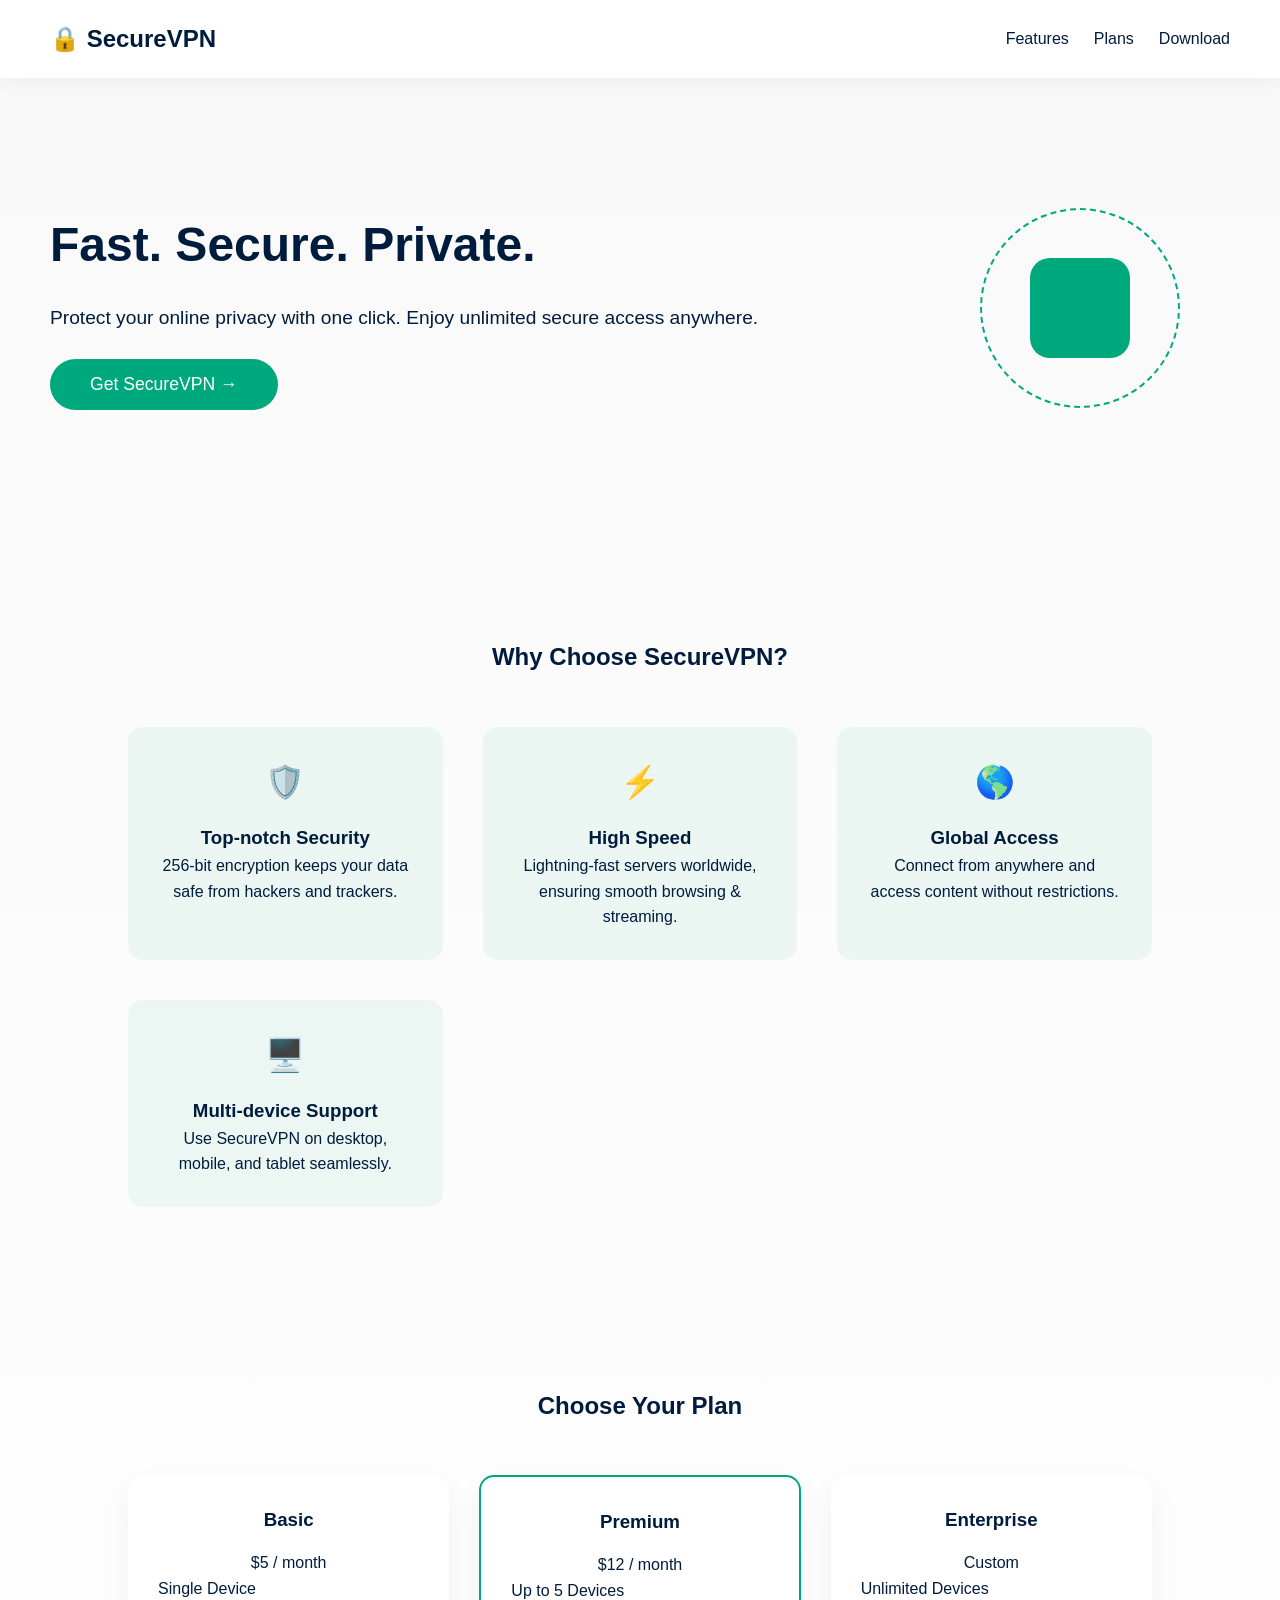
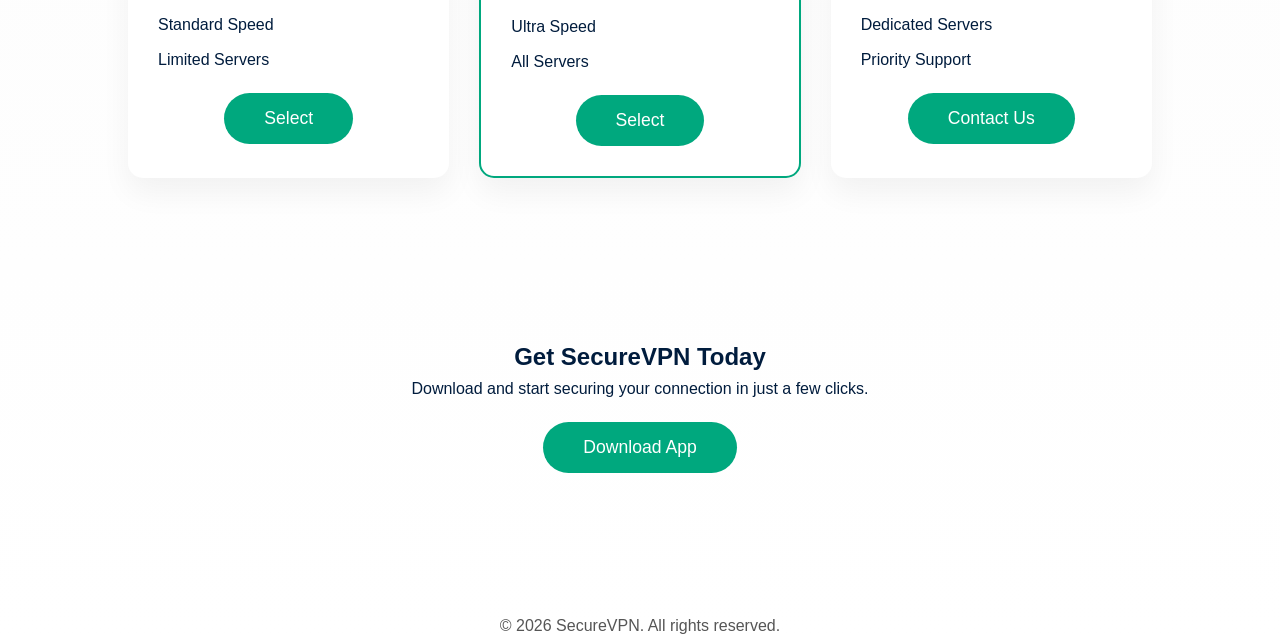
<file: task 1/index.html>
<!DOCTYPE html>
<html lang="en">
<head>
  <meta charset="UTF-8">
  <meta name="viewport" content="width=device-width, initial-scale=1.0">
  <title>SecureVPN | Task 1 Landing Page</title>
  <link rel="stylesheet" href="style.css">
</head>
<body>



  <!-- Navigation -->
  <header>
    <nav>
      <div class="logo">🔒 SecureVPN</div>
      <ul class="nav-links">
        <li><a href="#features">Features</a></li>
        <li><a href="#plans">Plans</a></li>
        <li><a href="#download">Download</a></li>
      </ul>
    </nav>

    <!-- Hero Section -->
    <div class="hero">
      <div class="hero-text">
        <h1>Fast. Secure. Private.</h1>
        <p>Protect your online privacy with one click. Enjoy unlimited secure access anywhere.</p>
        <button class="cta-btn">Get SecureVPN →</button>
      </div>
      <div class="hero-animation">
        <div class="vpn-device"></div>
        <div class="vpn-wave"></div>
      </div>
    </div>
  </header>

  <!-- Features Section -->
  <section id="features">
    <h2>Why Choose SecureVPN?</h2>
    <div class="features-grid">
      <div class="feature-card">
        <div class="icon">🛡️</div>
        <h3>Top-notch Security</h3>
        <p>256-bit encryption keeps your data safe from hackers and trackers.</p>
      </div>
      <div class="feature-card">
        <div class="icon">⚡</div>
        <h3>High Speed</h3>
        <p>Lightning-fast servers worldwide, ensuring smooth browsing & streaming.</p>
      </div>
      <div class="feature-card">
        <div class="icon">🌎</div>
        <h3>Global Access</h3>
        <p>Connect from anywhere and access content without restrictions.</p>
      </div>
      <div class="feature-card">
        <div class="icon">🖥️</div>
        <h3>Multi-device Support</h3>
        <p>Use SecureVPN on desktop, mobile, and tablet seamlessly.</p>
      </div>
    </div>
  </section>

  <!-- Plans Section -->
  <section id="plans">
    <h2>Choose Your Plan</h2>
    <div class="plans-grid">
      <div class="plan-card">
        <h3>Basic</h3>
        <p>$5 / month</p>
        <ul>
          <li>Single Device</li>
          <li>Standard Speed</li>
          <li>Limited Servers</li>
        </ul>
        <button class="cta-btn">Select</button>
      </div>
      <div class="plan-card premium">
        <h3>Premium</h3>
        <p>$12 / month</p>
        <ul>
          <li>Up to 5 Devices</li>
          <li>Ultra Speed</li>
          <li>All Servers</li>
        </ul>
        <button class="cta-btn">Select</button>
      </div>
      <div class="plan-card">
        <h3>Enterprise</h3>
        <p>Custom</p>
        <ul>
          <li>Unlimited Devices</li>
          <li>Dedicated Servers</li>
          <li>Priority Support</li>
        </ul>
        <button class="cta-btn">Contact Us</button>
      </div>
    </div>
  </section>

  <!-- Download Section -->
  <section id="download">
    <h2>Get SecureVPN Today</h2>
    <p>Download and start securing your connection in just a few clicks.</p>
    <button class="cta-btn">Download App</button>
  </section>

  <!-- Footer -->
  <footer>
    <p>&copy; 2026 SecureVPN. All rights reserved.</p>
  </footer>

</body>
</html>
</file>
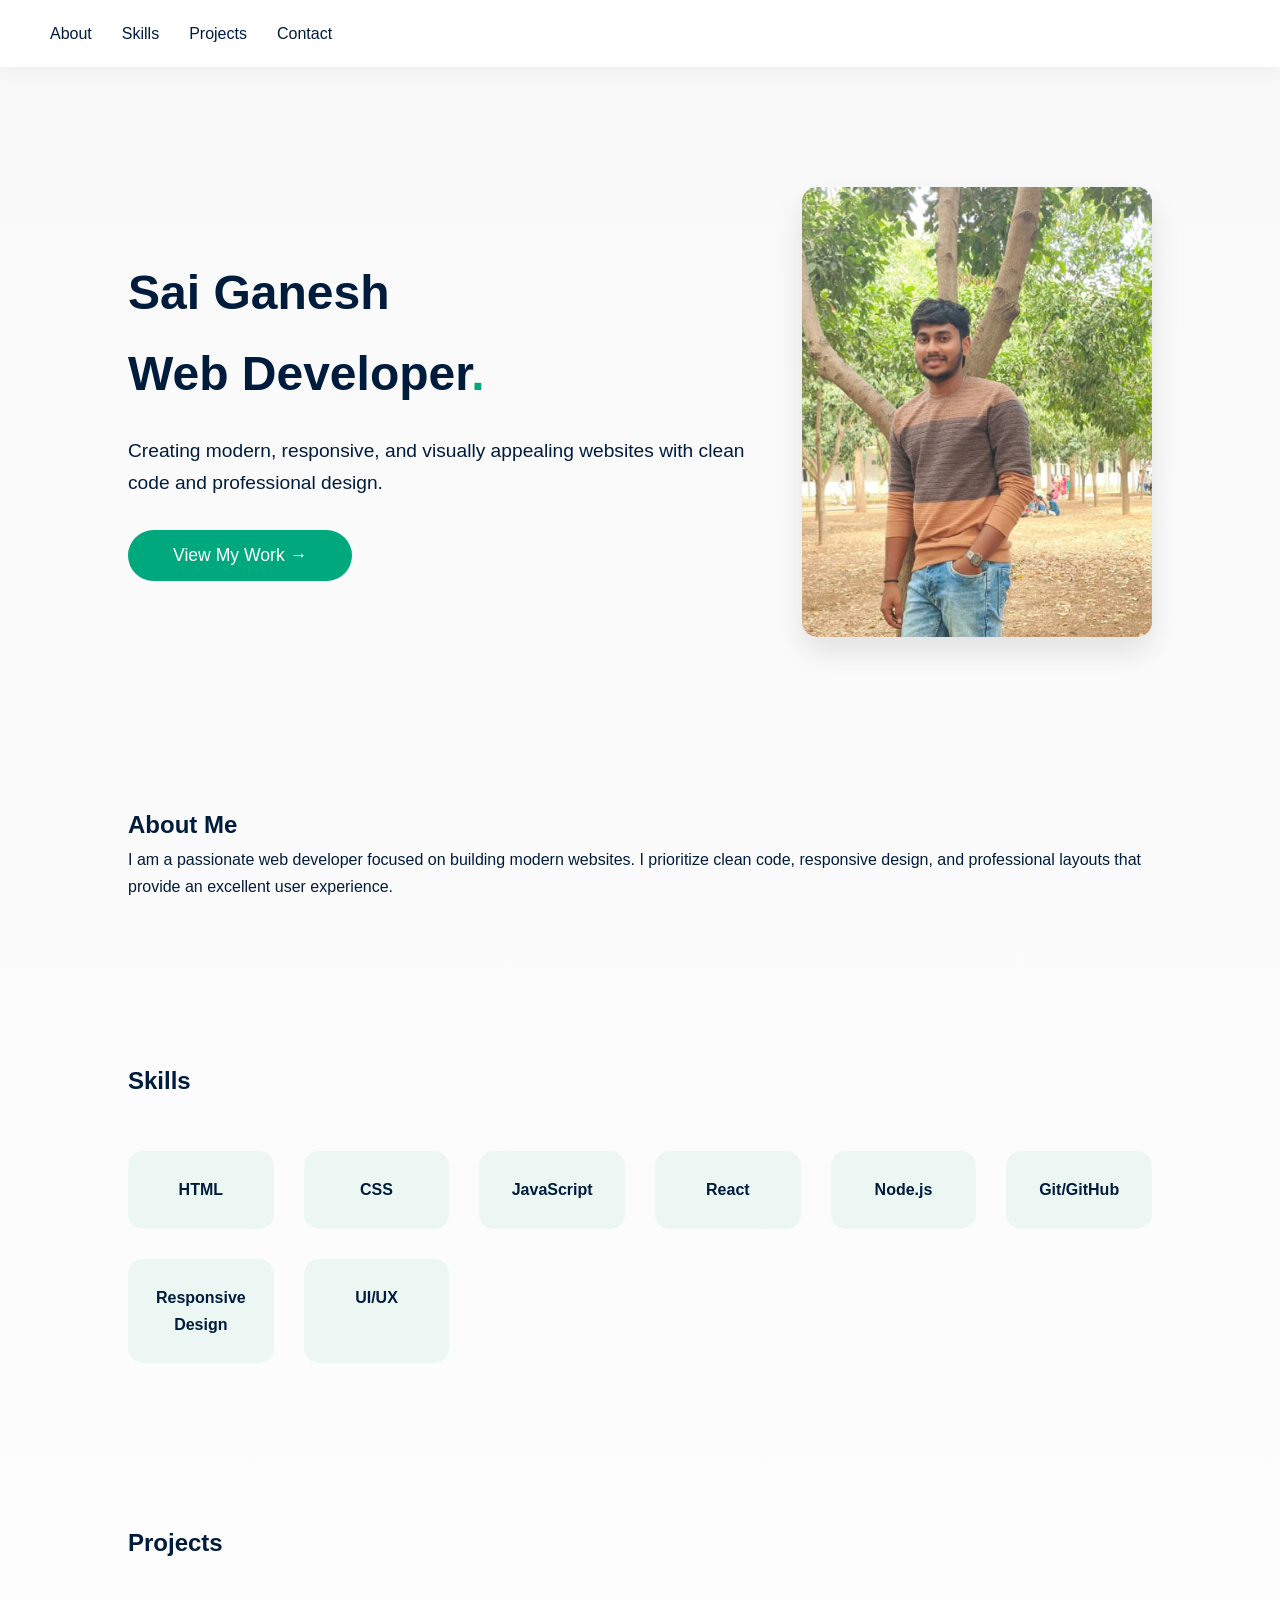
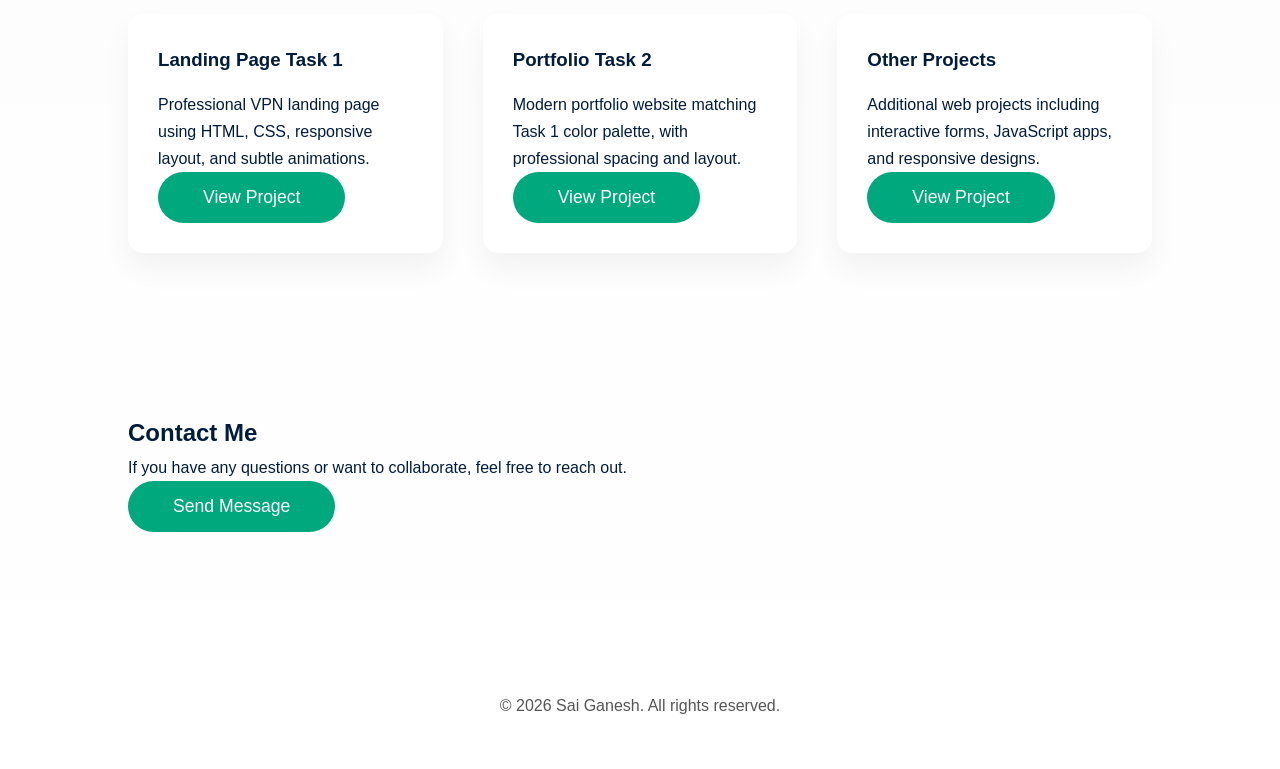
<file: task 2/index.html>
<!DOCTYPE html>
<html lang="en">
<head>
  <meta charset="UTF-8">
  <meta name="viewport" content="width=device-width, initial-scale=1.0">
  <title>Portfolio | Task 2</title>
  <link rel="stylesheet" href="style.css">
</head>
<body>

  <!-- Navigation -->
  <header>
    <nav>
      <ul class="nav-links">
        <li><a href="#about">About</a></li>
        <li><a href="#skills">Skills</a></li>
        <li><a href="#projects">Projects</a></li>
        <li><a href="#contact">Contact</a></li>
      </ul>
    </nav>

    <!-- Hero Section -->
    <div class="hero">
      <div class="hero-text">
        <h1>Sai Ganesh<br>Web Developer<span>.</span></h1>
        <p>Creating modern, responsive, and visually appealing websites with clean code and professional design.</p>
        <button class="cta-btn">View My Work →</button>
      </div>
      <div class="hero-image">
  <img src="profile.png" alt="Sai Ganesh">
      </div>
    </div>
  </header>

  <!-- About Section -->
  <section id="about" class="section-padding">
    <h2>About Me</h2>
    <p>I am a passionate web developer focused on building modern websites. I prioritize clean code, responsive design, and professional layouts that provide an excellent user experience.</p>
  </section>

  <!-- Skills Section -->
  <section id="skills" class="section-padding">
    <h2>Skills</h2>
    <div class="skills-grid">
      <div class="skill-card">HTML</div>
      <div class="skill-card">CSS</div>
      <div class="skill-card">JavaScript</div>
      <div class="skill-card">React</div>
      <div class="skill-card">Node.js</div>
      <div class="skill-card">Git/GitHub</div>
      <div class="skill-card">Responsive Design</div>
      <div class="skill-card">UI/UX</div>
    </div>
  </section>

  <!-- Projects Section -->
  <section id="projects" class="section-padding">
    <h2>Projects</h2>
    <div class="projects-grid">
      <div class="project-card">
        <h3>Landing Page Task 1</h3>
        <p>Professional VPN landing page using HTML, CSS, responsive layout, and subtle animations.</p>
        <button class="cta-btn">View Project</button>
      </div>
      <div class="project-card">
        <h3>Portfolio Task 2</h3>
        <p>Modern portfolio website matching Task 1 color palette, with professional spacing and layout.</p>
        <button class="cta-btn">View Project</button>
      </div>
      <div class="project-card">
        <h3>Other Projects</h3>
        <p>Additional web projects including interactive forms, JavaScript apps, and responsive designs.</p>
        <button class="cta-btn">View Project</button>
      </div>
    </div>
  </section>

  <!-- Contact Section -->
  <section id="contact" class="section-padding">
    <h2>Contact Me</h2>
    <p>If you have any questions or want to collaborate, feel free to reach out.</p>
    <button class="cta-btn">Send Message</button>
  </section>

  <!-- Footer -->
  <footer>
    <p>&copy; 2026 Sai Ganesh. All rights reserved.</p>
  </footer>

</body>
</html>
</file>
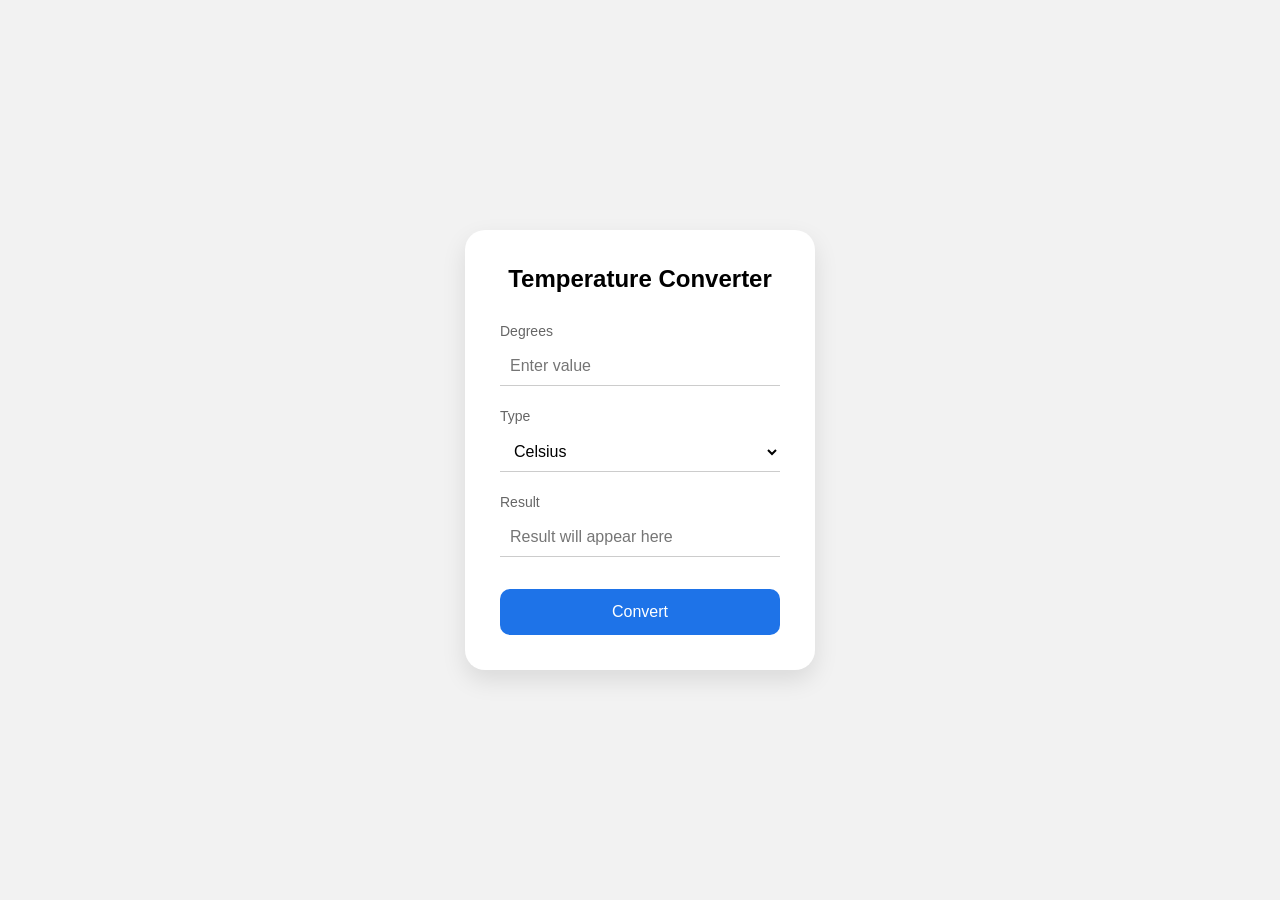
<file: task 3/index.html>
<!DOCTYPE html>
<html lang="en">
<head>
    <meta charset="UTF-8">
    <title>Task 3 - Temperature Converter</title>
    <meta name="viewport" content="width=device-width, initial-scale=1.0">
    <link rel="stylesheet" href="style.css">
</head>
<body>

    <div class="container">

        <h2 class="title">Temperature Converter</h2>

        <div class="form-group">
            <label>Degrees</label>
            <input type="number" id="degrees" placeholder="Enter value">
        </div>

        <div class="form-group">
            <label>Type</label>
            <select id="type">
                <option value="C">Celsius</option>
                <option value="F">Fahrenheit</option>
                <option value="K">Kelvin</option>
            </select>
        </div>

        <div class="form-group">
            <label>Result</label>
            <input type="text" id="result" placeholder="Result will appear here" readonly>
        </div>

        <button onclick="convertTemperature()" class="convert-btn">
            Convert
        </button>

    </div>

<script src="script.js"></script>
</body>
</html>
</file>
<file: task 1/style.css>
/* Reset */
* {
  margin: 0;
  padding: 0;
  box-sizing: border-box;
  font-family: 'Segoe UI', Tahoma, Geneva, Verdana, sans-serif;
}

body {
  background: linear-gradient(to bottom, #f9f9f9, #ffffff);
  color: #001c3d;
  line-height: 1.6;
}

/* Demo Section */
.demo {
  background: #f0f8ff;
  padding: 60px 10%;
  text-align: left;
}

.demo h1 {
  font-size: 2rem;
  margin-bottom: 20px;
  color: #00a87e;
}

.demo p {
  font-size: 1.1rem;
  margin-bottom: 15px;
}

.demo ul {
  margin-left: 20px;
  margin-bottom: 15px;
}

.demo li {
  margin-bottom: 10px;
}

/* Navigation */
header nav {
  display: flex;
  justify-content: space-between;
  padding: 20px 50px;
  align-items: center;
  background: white;
  box-shadow: 0 5px 20px rgba(0,0,0,0.05);
}

.logo {
  font-weight: bold;
  font-size: 1.5rem;
}

.nav-links {
  list-style: none;
  display: flex;
  gap: 25px;
}

.nav-links a {
  text-decoration: none;
  color: #001c3d;
  font-weight: 500;
  transition: 0.3s;
}

.nav-links a:hover {
  color: #00a87e;
}

/* Hero Section */
.hero {
  display: flex;
  justify-content: space-between;
  align-items: center;
  padding: 80px 50px;
}

.hero-text h1 {
  font-size: 3rem;
  margin-bottom: 20px;
}

.hero-text p {
  font-size: 1.2rem;
  margin-bottom: 25px;
}

.cta-btn {
  background: #00a87e;
  color: white;
  border: none;
  padding: 15px 40px;
  border-radius: 30px;
  font-size: 1.1rem;
  cursor: pointer;
  transition: 0.3s;
}

.cta-btn:hover {
  background: #008a65;
}

/* Hero Animation */
.hero-animation {
  width: 300px;
  height: 300px;
  position: relative;
}

.vpn-device {
  width: 100px;
  height: 100px;
  background: #00a87e;
  border-radius: 20px;
  position: absolute;
  top: 50%;
  left: 50%;
  transform: translate(-50%, -50%);
  animation: float 3s ease-in-out infinite;
}

.vpn-wave {
  width: 200px;
  height: 200px;
  border: 2px dashed #00a87e;
  border-radius: 50%;
  position: absolute;
  top: 50%;
  left: 50%;
  transform: translate(-50%, -50%);
  animation: pulse 2s infinite;
}

@keyframes float {
  0%, 100% { transform: translate(-50%, -50%) translateY(0); }
  50% { transform: translate(-50%, -50%) translateY(-15px); }
}

@keyframes pulse {
  0% { transform: translate(-50%, -50%) scale(1); opacity: 0.6; }
  50% { transform: translate(-50%, -50%) scale(1.2); opacity: 0.3; }
  100% { transform: translate(-50%, -50%) scale(1); opacity: 0.6; }
}

/* Features Section */
#features {
  padding: 100px 10%;
  text-align: center;
}

.features-grid {
  display: grid;
  grid-template-columns: repeat(auto-fit, minmax(250px, 1fr));
  gap: 40px;
  margin-top: 50px;
}

.feature-card {
  background: #00a87e10;
  padding: 30px;
  border-radius: 15px;
  transition: 0.3s;
  cursor: pointer;
}

.feature-card:hover {
  background: #00a87e20;
}

.feature-card .icon {
  font-size: 2rem;
  margin-bottom: 15px;
}

/* Plans Section */
#plans {
  padding: 80px 10%;
  text-align: center;
}

.plans-grid {
  display: flex;
  flex-wrap: wrap;
  gap: 30px;
  justify-content: center;
  margin-top: 50px;
}

.plan-card {
  background: #ffffff;
  padding: 30px;
  border-radius: 15px;
  box-shadow: 0 15px 30px rgba(0,0,0,0.05);
  flex: 1 1 250px;
  transition: 0.3s;
}

.plan-card.premium {
  border: 2px solid #00a87e;
}

.plan-card:hover {
  transform: translateY(-10px);
}

.plan-card h3 {
  margin-bottom: 15px;
}

.plan-card ul {
  list-style: none;
  text-align: left;
  margin-bottom: 20px;
}

.plan-card li {
  margin-bottom: 10px;
}

/* Download Section */
#download {
  padding: 80px 10%;
  text-align: center;
}

#download .cta-btn {
  margin-top: 20px;
}

/* Footer */
footer {
  margin-top: 60px;
  color: #555;
  text-align: center;
}

/* Responsive */
@media (max-width: 900px) {
  .hero {
    flex-direction: column;
    text-align: center;
  }
  .hero-animation {
    margin-top: 30px;
  }
}
</file>
<file: task 2/style.css>
/* Reset & Body */
* {
  margin: 0;
  padding: 0;
  box-sizing: border-box;
  font-family: 'Segoe UI', Tahoma, Geneva, Verdana, sans-serif;
}

body {
  background: linear-gradient(to bottom, #f9f9f9, #ffffff);
  color: #001c3d;
  line-height: 1.7;
}

/* Demo Section */
.demo {
  background: #f0f8ff;
  padding: 70px 10%;
  text-align: left;
}

.demo h1 {
  font-size: 2rem;
  margin-bottom: 20px;
  color: #00a87e;
}

.demo p {
  font-size: 1.1rem;
  margin-bottom: 15px;
}

.demo ul {
  margin-left: 20px;
  margin-bottom: 20px;
}

.demo li {
  margin-bottom: 10px;
}

/* Navigation */
header nav {
  display: flex;
  justify-content: space-between;
  padding: 20px 50px;
  align-items: center;
  background: white;
  box-shadow: 0 5px 20px rgba(0,0,0,0.05);
  margin-bottom: 40px;
}

.logo {
  font-weight: bold;
  font-size: 1.6rem;
  color: #00a87e;
}

.nav-links {
  list-style: none;
  display: flex;
  gap: 30px;
}

.nav-links a {
  text-decoration: none;
  color: #001c3d;
  font-weight: 500;
  transition: 0.3s;
}

.nav-links a:hover {
  color: #00a87e;
}

/* Hero */
.hero {
  display: flex;
  justify-content: space-between;
  align-items: center;
  padding: 80px 10%;
  gap: 50px;
}

.hero-text h1 {
  font-size: 3rem;
  margin-bottom: 20px;
}

.hero-text span {
  color: #00a87e;
}

.hero-text p {
  font-size: 1.2rem;
  margin-bottom: 30px;
}

.cta-btn {
  background: #00a87e;
  color: white;
  border: none;
  padding: 15px 45px;
  border-radius: 30px;
  font-size: 1.1rem;
  cursor: pointer;
  transition: 0.3s;
}

.cta-btn:hover {
  background: #008a65;
}

.hero-image img {
  width: 350px;
  height: 450px;
  object-fit: cover;
  border-radius: 15px;
  box-shadow: 0 15px 30px rgba(0,0,0,0.1);
}

/* Sections Padding */
.section-padding {
  padding: 80px 10%;
}

/* Skills Grid */
.skills-grid {
  display: grid;
  grid-template-columns: repeat(auto-fit, minmax(140px, 1fr));
  gap: 30px;
  margin-top: 50px;
}

.skill-card {
  background: #00a87e10;
  padding: 25px;
  border-radius: 15px;
  text-align: center;
  font-weight: 600;
  transition: 0.3s;
}

.skill-card:hover {
  background: #00a87e20;
  transform: translateY(-5px);
}

/* Projects Grid */
.projects-grid {
  display: grid;
  grid-template-columns: repeat(auto-fit, minmax(280px, 1fr));
  gap: 40px;
  margin-top: 50px;
}

.project-card {
  background: #ffffff;
  padding: 30px;
  border-radius: 15px;
  box-shadow: 0 15px 30px rgba(0,0,0,0.05);
  transition: 0.3s;
}

.project-card:hover {
  transform: translateY(-10px);
  box-shadow: 0 25px 50px rgba(0,0,0,0.1);
}

.project-card h3 {
  margin-bottom: 15px;
}

/* Footer */
footer {
  margin-top: 80px;
  color: #555;
  text-align: center;
  padding-bottom: 50px;
}

/* Responsive */
@media (max-width: 900px) {
  .hero {
    flex-direction: column;
    text-align: center;
  }
  .hero-image {
    margin-top: 30px;
  }
}
</file>
<file: task 3/style.css>
/* Reset */
* {
    margin: 0;
    padding: 0;
    box-sizing: border-box;
    font-family: Arial, Helvetica, sans-serif;
}

body {
    height: 100vh;
    background: #f2f2f2;
    display: flex;
    justify-content: center;
    align-items: center;
}

/* Main Box */
.container {
    background: #ffffff;
    width: 350px;
    padding: 35px;
    border-radius: 20px;
    box-shadow: 0 10px 25px rgba(0, 0, 0, 0.1);
}

/* Title */
.title {
    text-align: center;
    margin-bottom: 30px;
    font-weight: 600;
}

/* Form Group */
.form-group {
    margin-bottom: 22px;
    display: flex;
    flex-direction: column;
}

.form-group label {
    margin-bottom: 8px;
    color: #666;
    font-size: 14px;
}

/* Inputs & Select */
input,
select {
    padding: 10px;
    border: none;
    border-bottom: 1px solid #ccc;
    font-size: 16px;
    outline: none;
    background: transparent;
}

input:focus,
select:focus {
    border-bottom: 2px solid #1e73e8;
}

/* Button */
.convert-btn {
    width: 100%;
    padding: 14px;
    background: #1e73e8;
    color: #fff;
    border: none;
    border-radius: 10px;
    font-size: 16px;
    cursor: pointer;
    margin-top: 10px;
    transition: 0.3s;
}

.convert-btn:hover {
    background: #155ec2;
}

/* Responsive */
@media (max-width: 400px) {
    .container {
        width: 90%;
    }
}
</file>
